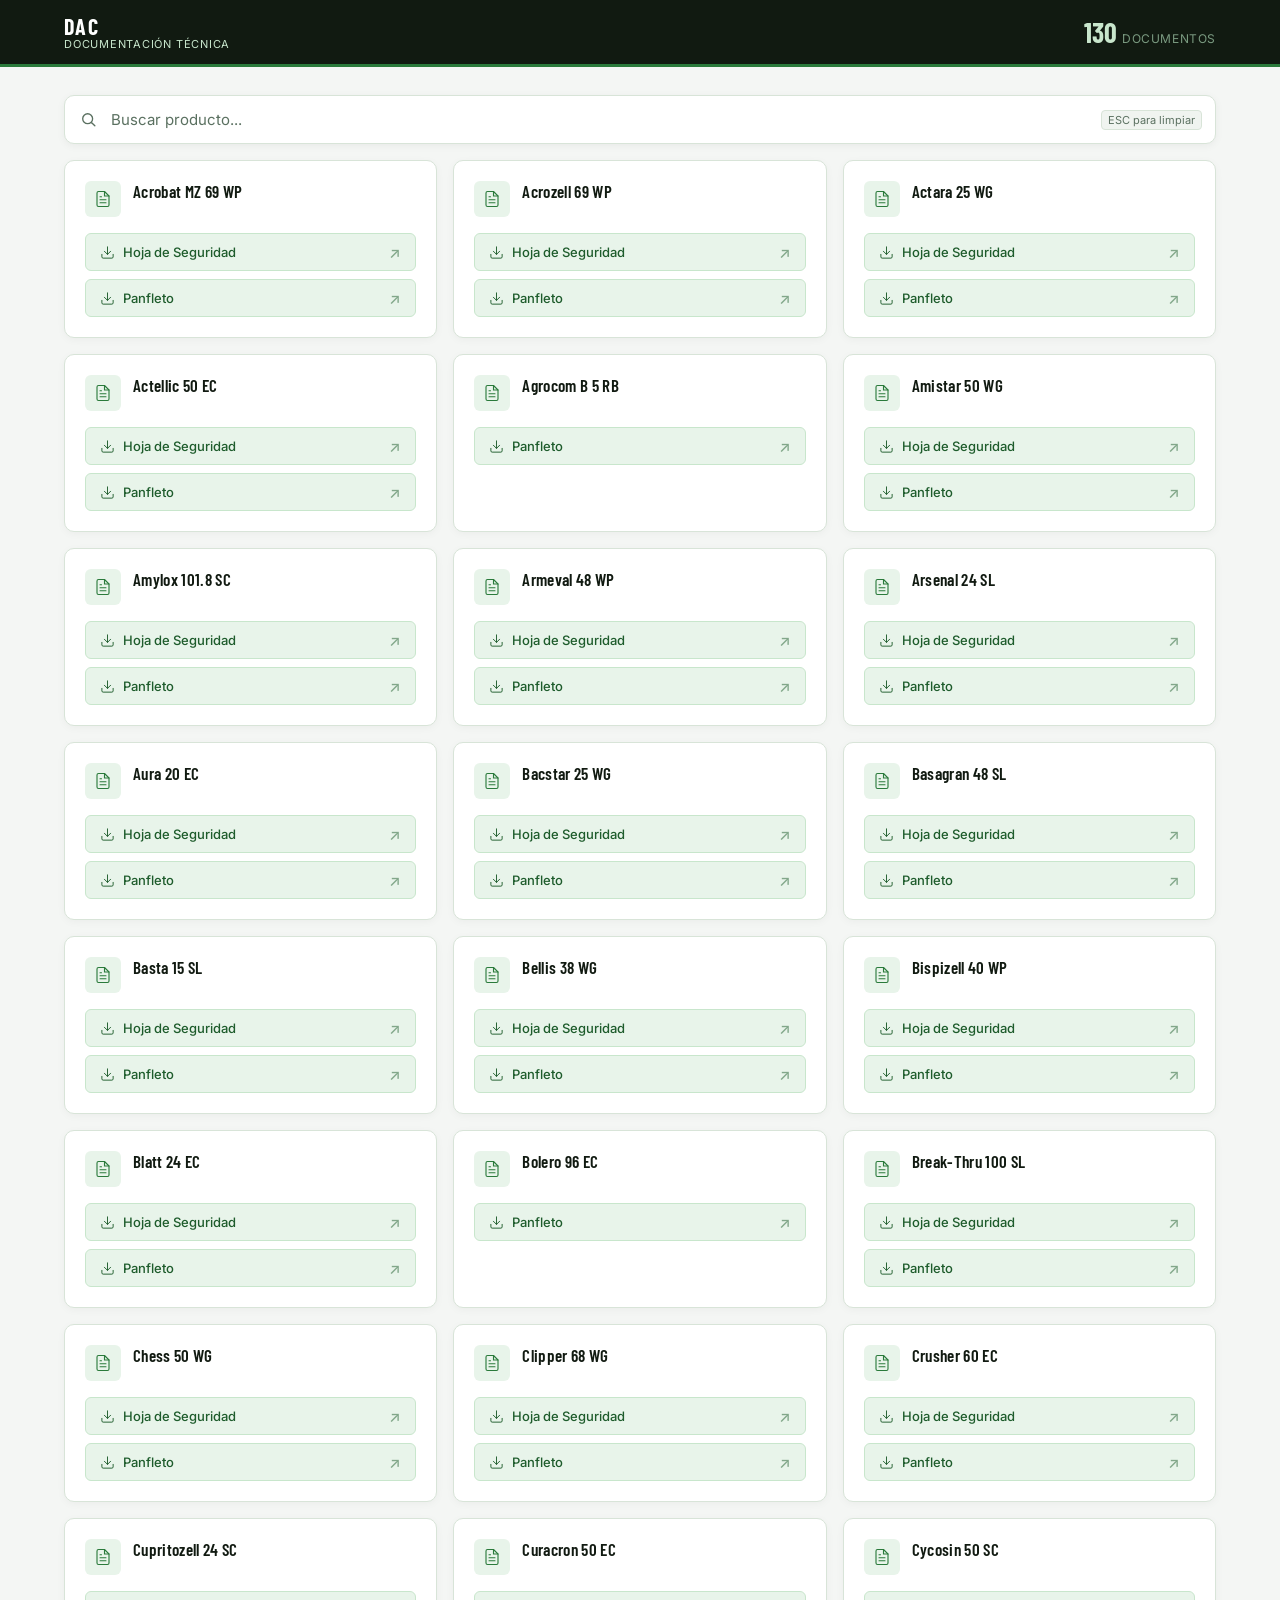
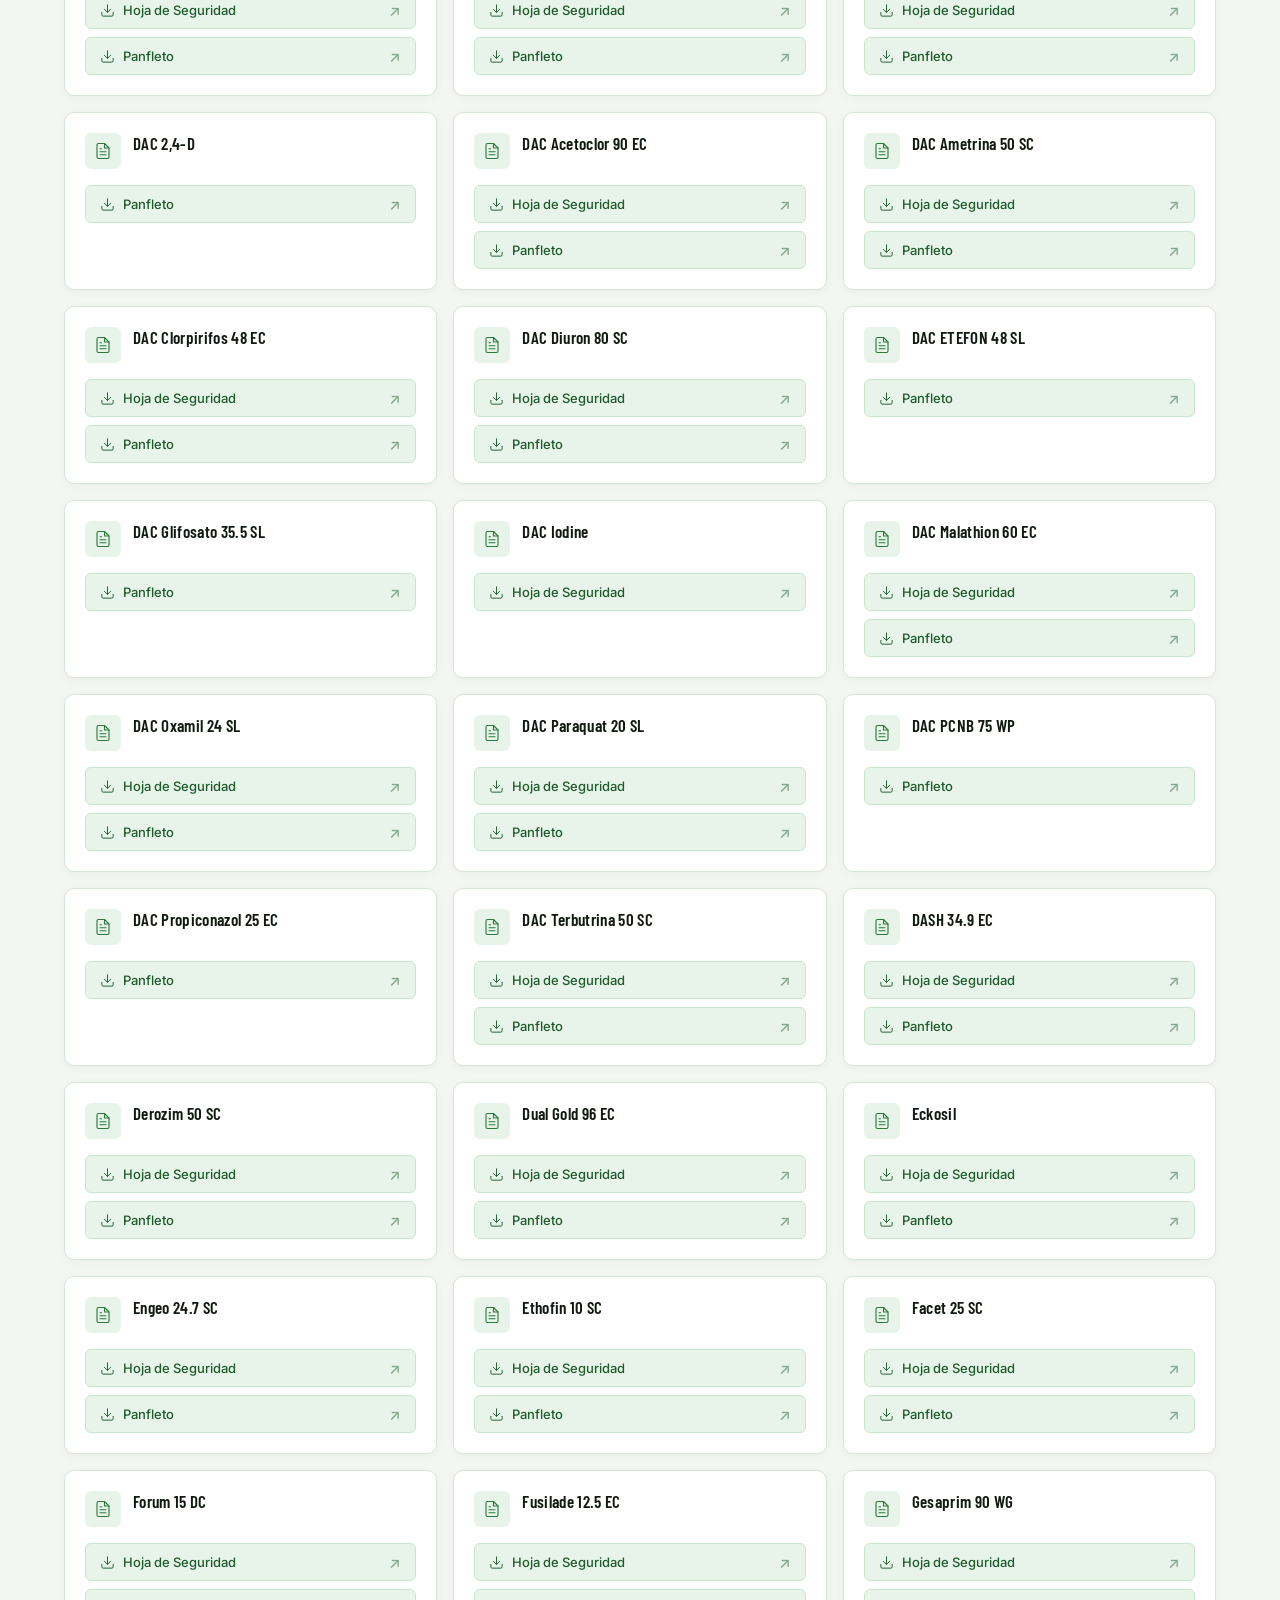
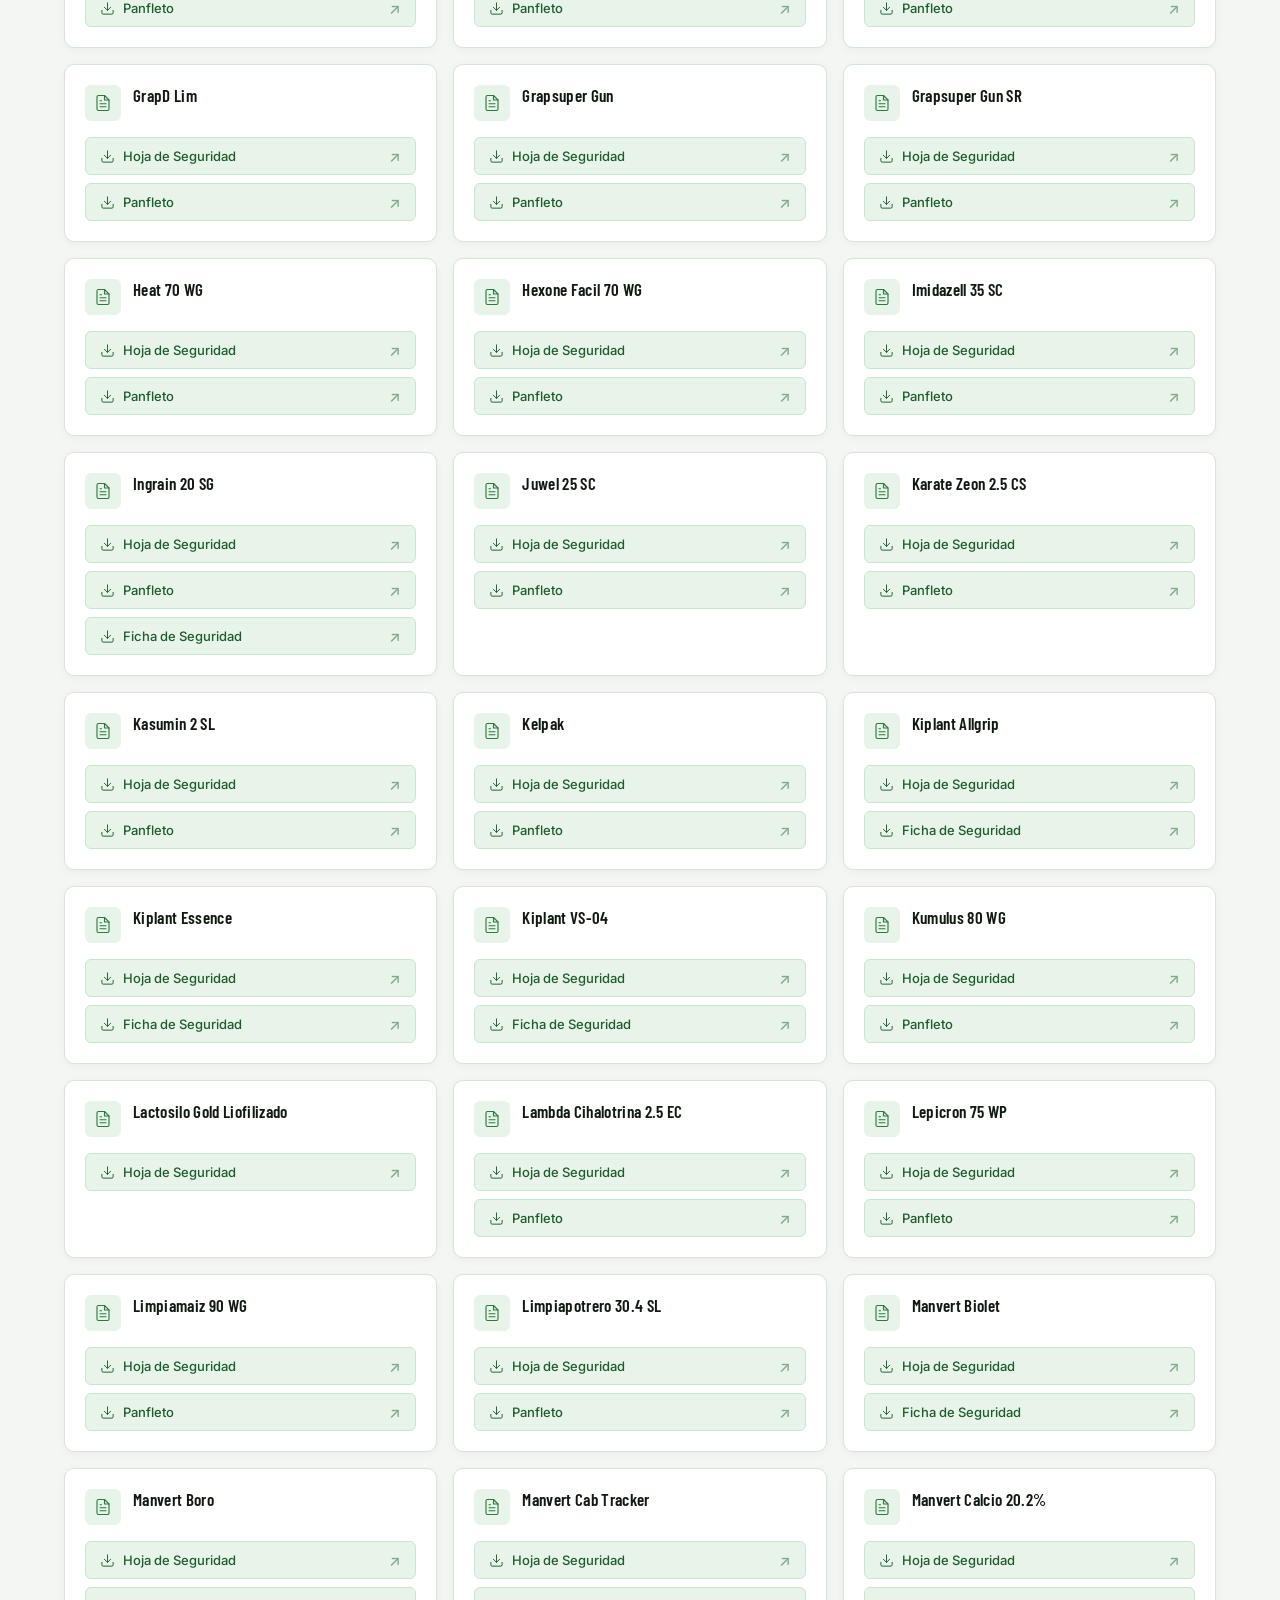
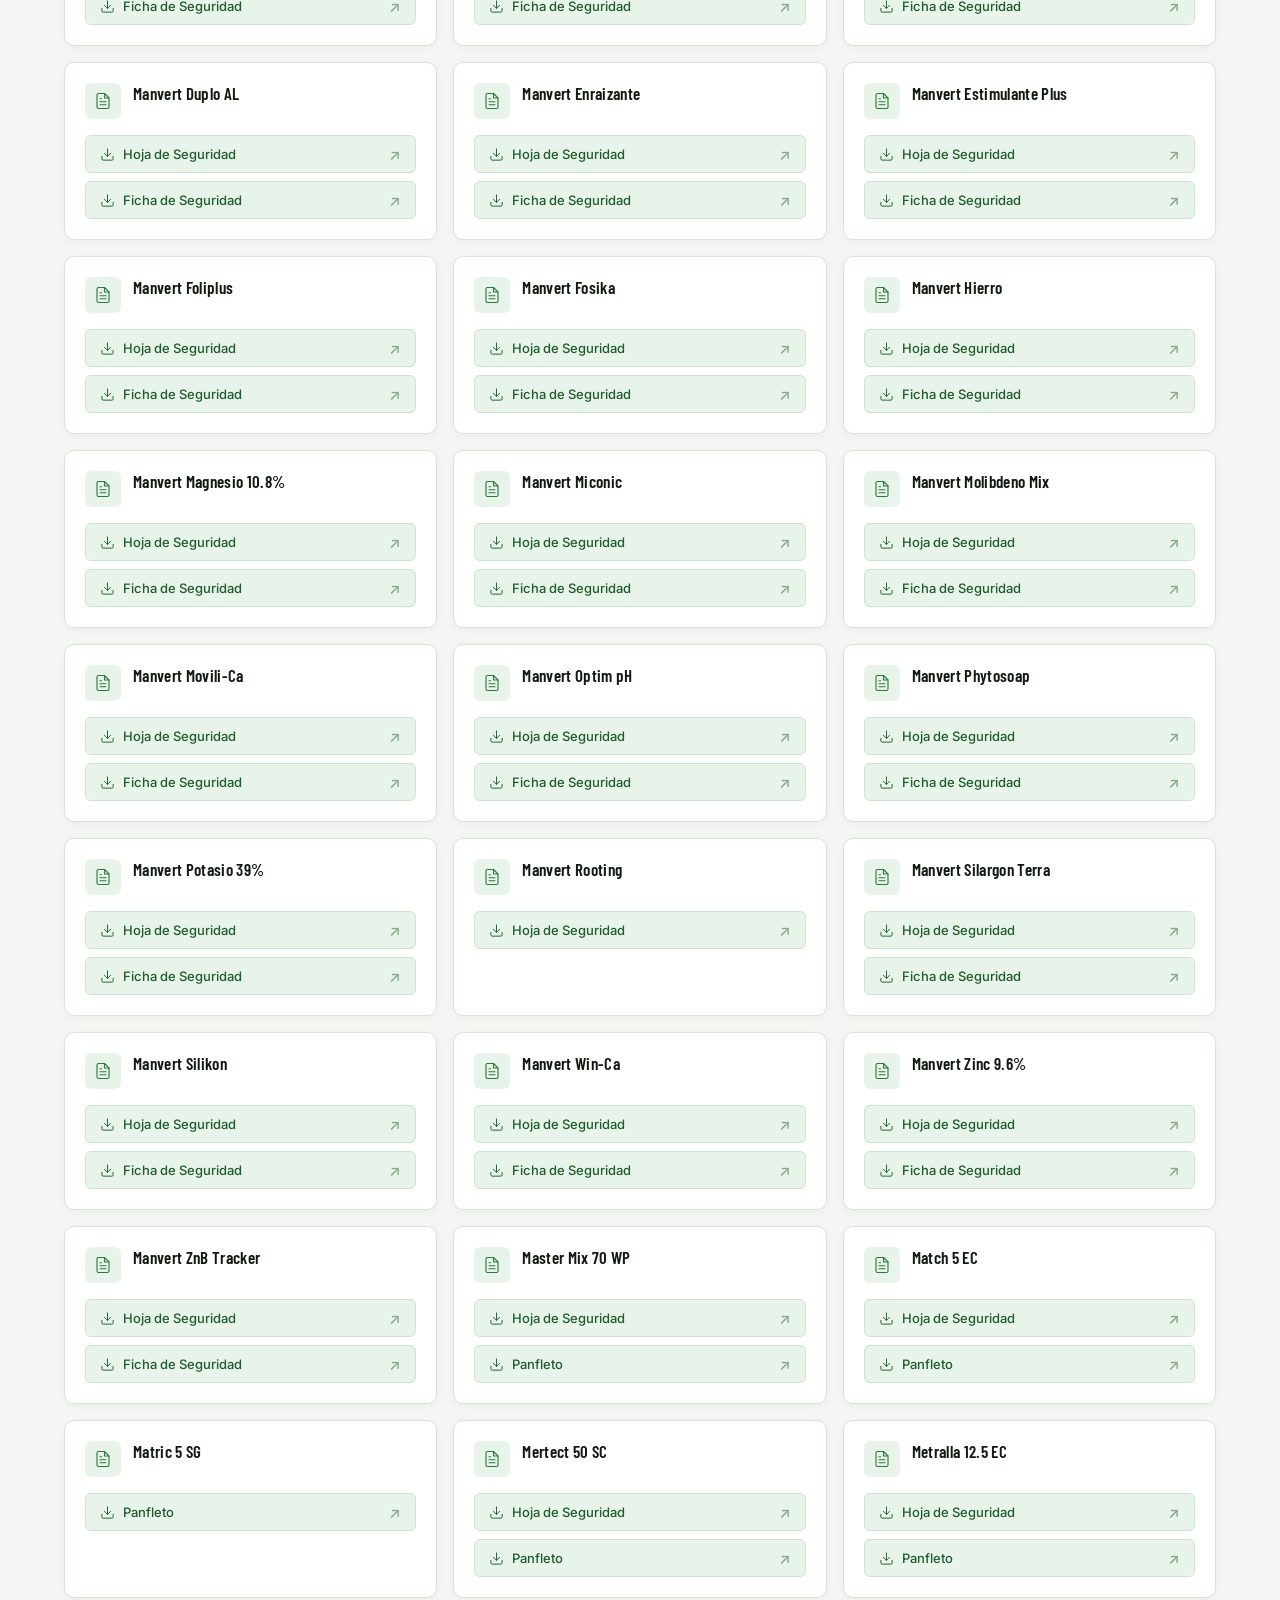
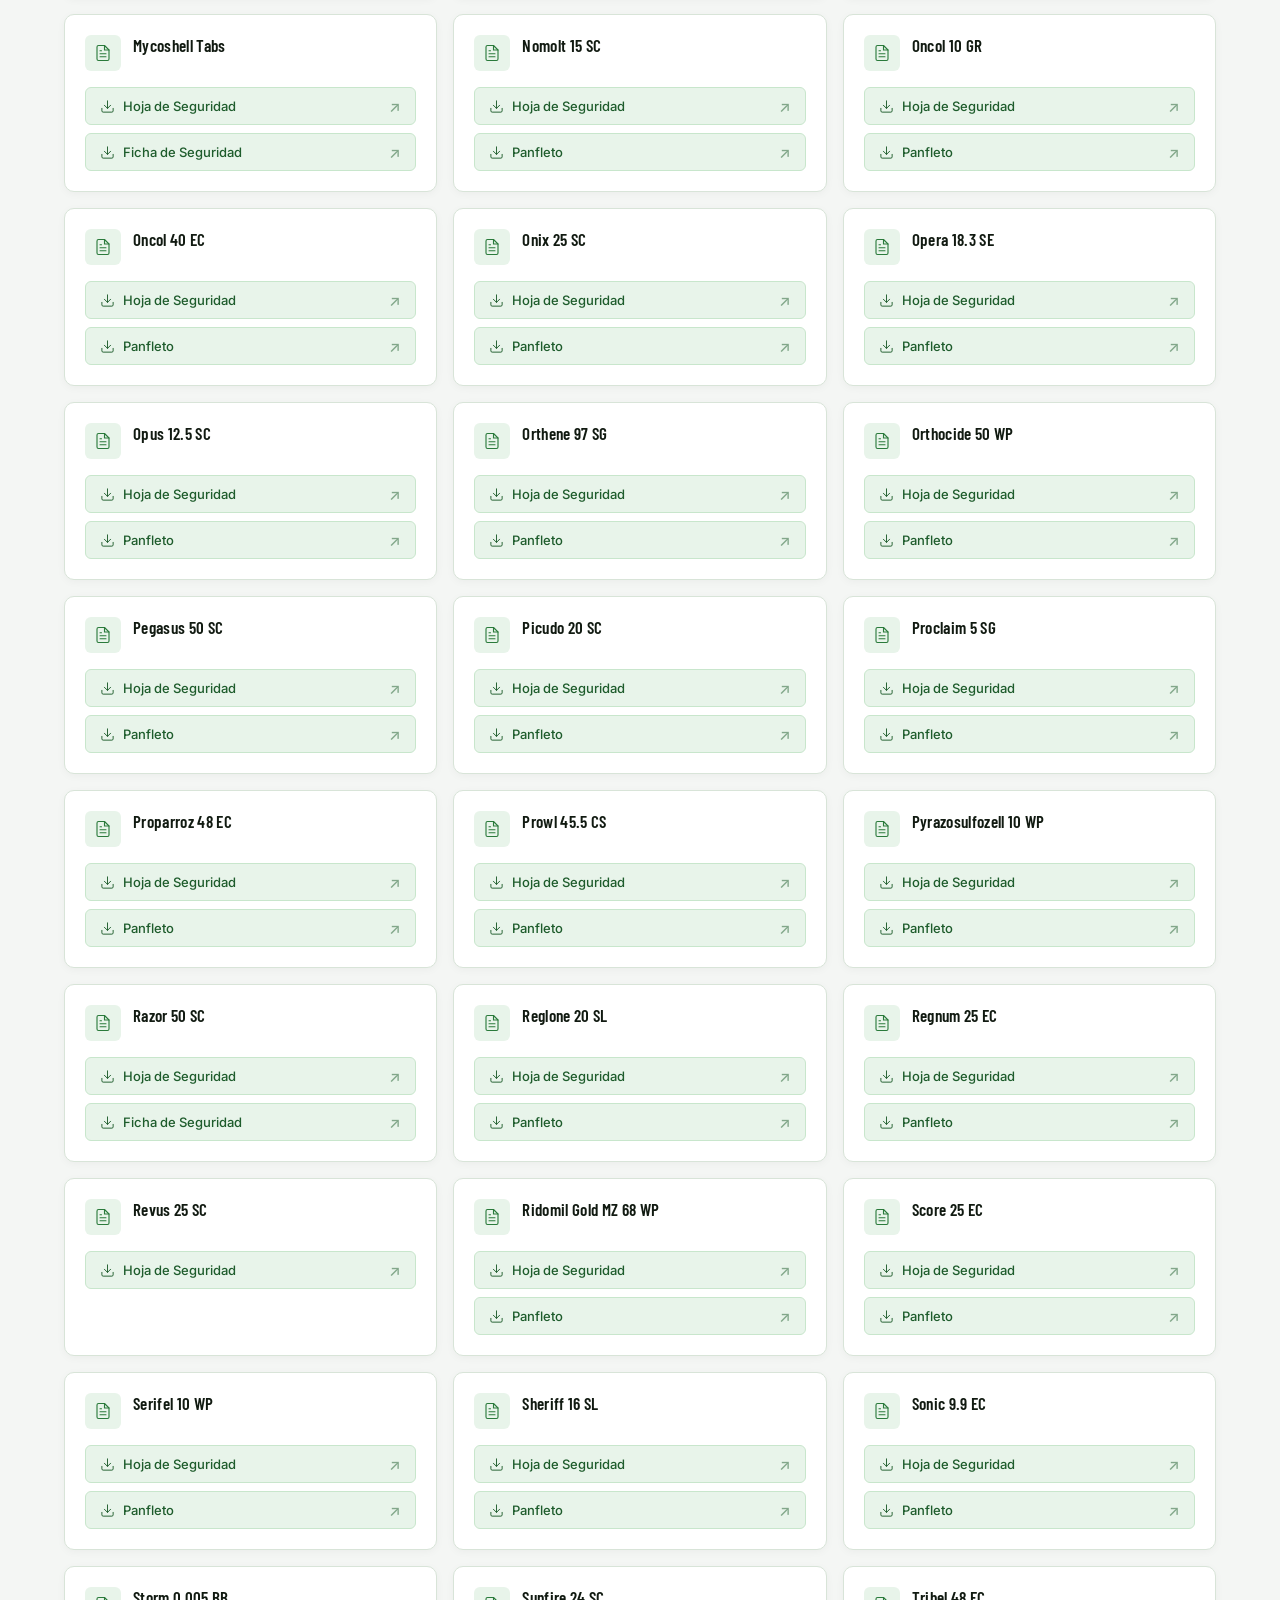
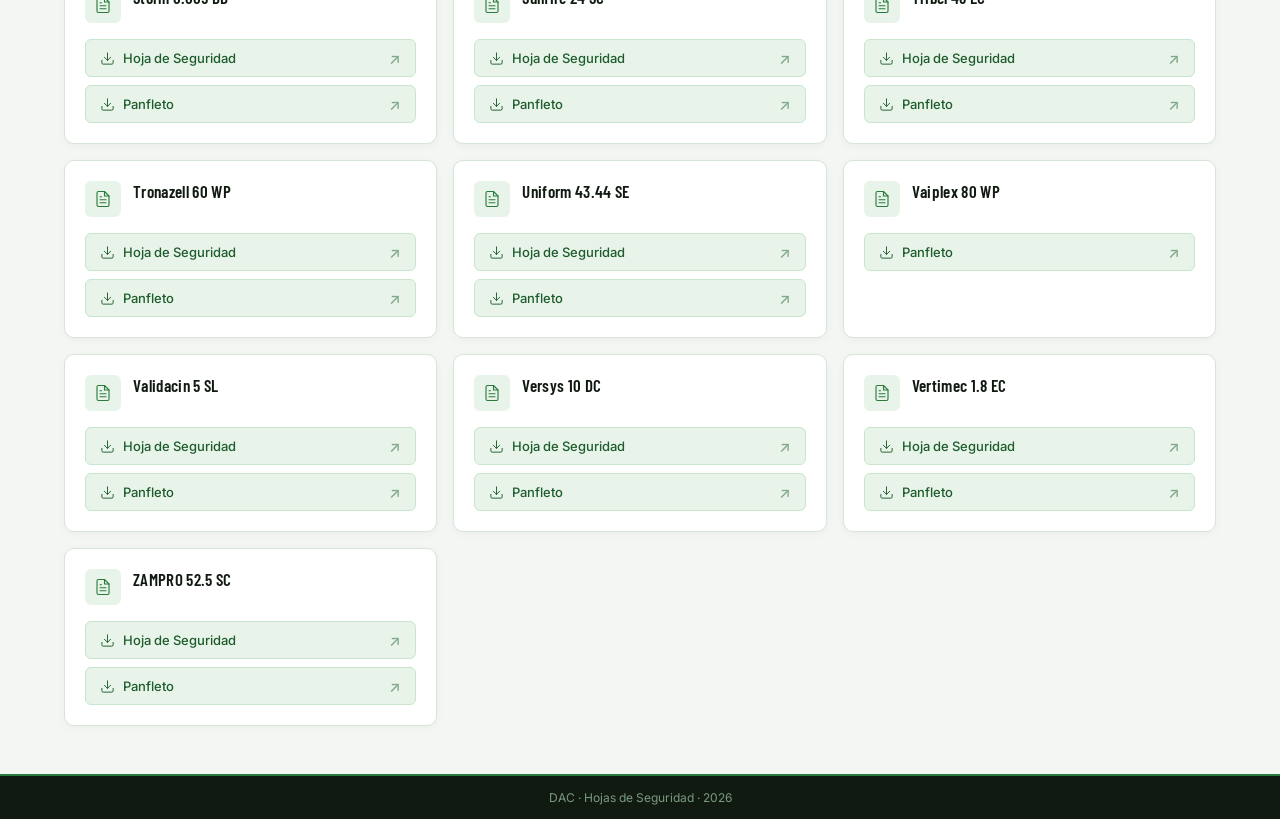
<file: index.html>
<!DOCTYPE html>
<html lang="es">
<head>
  <meta charset="UTF-8">
  <meta name="viewport" content="width=device-width, initial-scale=1.0">
  <title>Documentaci&oacute;n T&eacute;cnica — DAC</title>
  <link rel="preconnect" href="https://fonts.googleapis.com">
  <link rel="preconnect" href="https://fonts.gstatic.com" crossorigin>
  <link href="https://fonts.googleapis.com/css2?family=Inter:wght@400;500;600&family=Barlow+Condensed:wght@600;700&display=swap" rel="stylesheet">
  <link rel="icon" type="image/x-icon" href="images/favicon.ico">
  <link rel="icon" type="image/png" sizes="32x32" href="images/favicon-32x32.png">
  <link rel="apple-touch-icon" sizes="192x192" href="images/favicon-192.png">
  <link rel="stylesheet" href="css/style.css">
</head>
<body>

  <header class="site-header">
    <div class="header-inner">
      <div class="brand">
        
        <div class="brand-text">
          <span class="brand-name">DAC</span>
          <span class="brand-sub">Documentaci&oacute;n T&eacute;cnica</span>
        </div>
      </div>
      <div class="header-meta">
        <span id="doc-count" class="doc-count">—</span>
        <span class="doc-label">documentos</span>
      </div>
    </div>
  </header>

  <main class="main">

    <div class="search-bar">
      <svg class="search-icon" viewBox="0 0 20 20" fill="none">
        <circle cx="8.5" cy="8.5" r="5.5" stroke="currentColor" stroke-width="1.5"/>
        <path d="M13 13l3.5 3.5" stroke="currentColor" stroke-width="1.5" stroke-linecap="round"/>
      </svg>
      <input type="text" id="buscar" placeholder="Buscar producto...">
      <kbd class="search-hint">ESC para limpiar</kbd>
    </div>

    <div id="status-bar" class="status-bar hidden">
      <span id="result-count"></span>
      <button id="clear-search" class="clear-btn">Limpiar búsqueda</button>
    </div>

    <div id="loader" class="loader">
      <div class="loader-dots">
        <span></span><span></span><span></span>
      </div>
      <p>Cargando catálogo...</p>
    </div>

    <div id="error-state" class="error-state hidden">
      <svg viewBox="0 0 24 24" fill="none" class="error-icon">
        <circle cx="12" cy="12" r="10" stroke="currentColor" stroke-width="1.5"/>
        <path d="M12 7v5M12 16h.01" stroke="currentColor" stroke-width="1.5" stroke-linecap="round"/>
      </svg>
      <h3>No se pudo cargar el catálogo</h3>
      <p>Verificá que el archivo <code>catalogo.json</code> existe en la raíz del proyecto.</p>
      <button onclick="location.reload()" class="retry-btn">Reintentar</button>
    </div>

    <div id="empty-state" class="empty-state hidden">
      <svg viewBox="0 0 24 24" fill="none" class="empty-icon">
        <path d="M21 21l-4.35-4.35M17 11A6 6 0 1 1 5 11a6 6 0 0 1 12 0z" stroke="currentColor" stroke-width="1.5" stroke-linecap="round"/>
      </svg>
      <h3>Sin resultados</h3>
      <p>No hay productos que coincidan con "<span id="empty-term"></span>"</p>
    </div>

    <div class="grid" id="catalogo"></div>

  </main>

  <footer class="site-footer">
    <p>DAC · Hojas de Seguridad · <span id="year"></span></p>
  </footer>

  <script src="js/script.js"></script>
  <script>document.getElementById('year').textContent = new Date().getFullYear();</script>
</body>
</html>
</file>
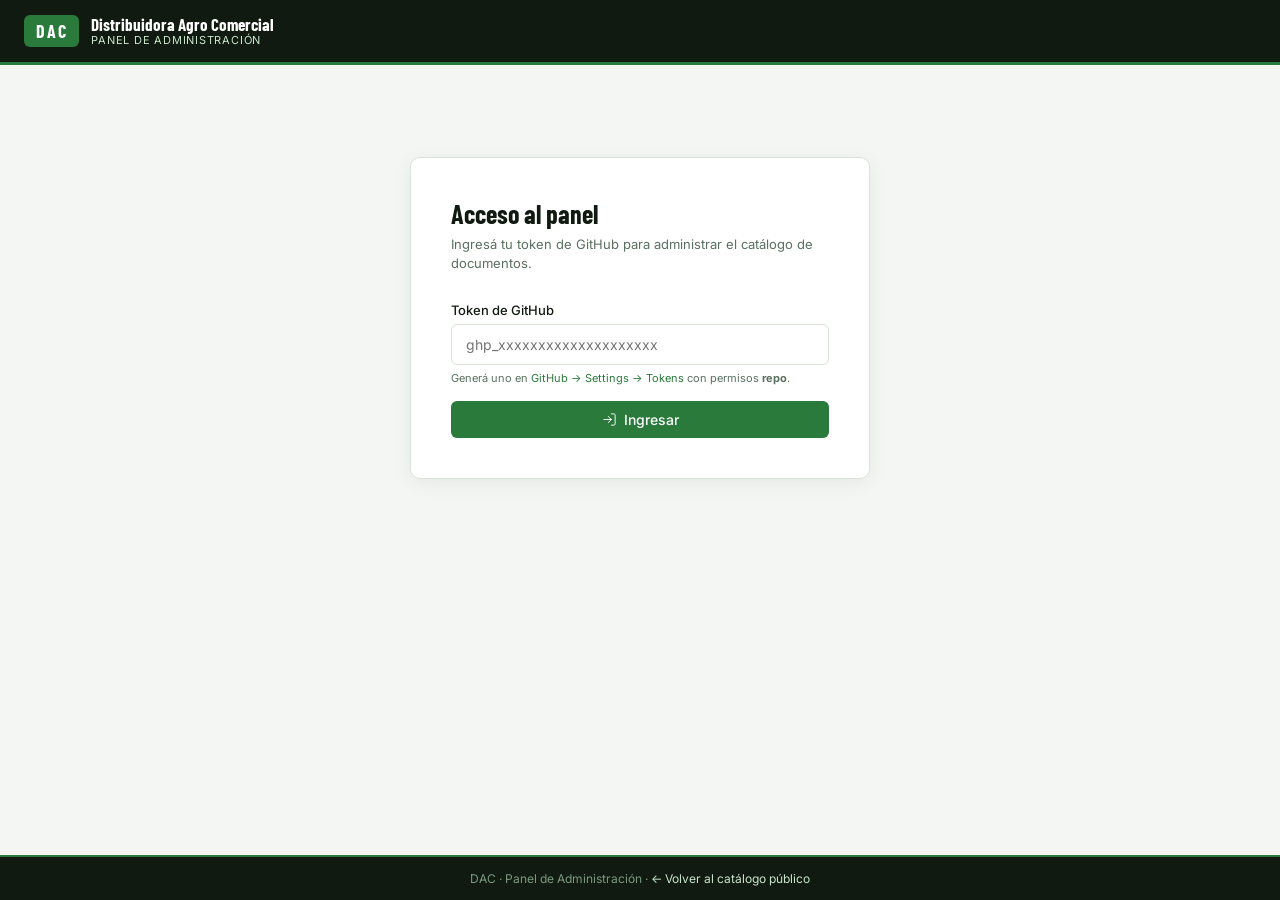
<file: admin.html>
<!DOCTYPE html>
<html lang="es">
<head>
  <meta charset="UTF-8">
  <meta name="viewport" content="width=device-width, initial-scale=1.0">
  <title>Admin — DAC Documentación</title>
  <link rel="preconnect" href="https://fonts.googleapis.com">
  <link href="https://fonts.googleapis.com/css2?family=Inter:wght@400;500;600&family=Barlow+Condensed:wght@600;700&display=swap" rel="stylesheet">
  <link rel="stylesheet" href="css/admin.css">
</head>
<body>
<header>
  <div class="brand">
    <div class="logo-badge">DAC</div>
    <div class="brand-text">
      <span class="brand-name">Distribuidora Agro Comercial</span>
      <span class="brand-sub">Panel de Administración</span>
    </div>
  </div>
  <div class="header-right">
    <span id="user-info"></span>
    <button class="btn-logout" id="btn-logout" style="display:none" onclick="logout()">Cerrar sesión</button>
  </div>
</header>

<main>

  <!-- LOGIN -->
  <div id="login-screen">
    <h2>Acceso al panel</h2>
    <p>Ingresá tu token de GitHub para administrar el catálogo de documentos.</p>
    <div class="field">
      <label for="token-input">Token de GitHub</label>
      <input type="password" id="token-input" placeholder="ghp_xxxxxxxxxxxxxxxxxxxx" autocomplete="off">
      <span class="hint">
        Generá uno en <a href="https://github.com/settings/tokens" target="_blank">GitHub → Settings → Tokens</a>
        con permisos <strong>repo</strong>.
      </span>
    </div>
    <div id="login-error" style="color:var(--red);font-size:13px;margin-bottom:12px;display:none"></div>
    <button class="btn btn-primary" id="btn-login" onclick="login()">
      <svg width="15" height="15" viewBox="0 0 24 24" fill="none"><path d="M15 3h4a2 2 0 0 1 2 2v14a2 2 0 0 1-2 2h-4M10 17l5-5-5-5M15 12H3" stroke="currentColor" stroke-width="1.5" stroke-linecap="round" stroke-linejoin="round"/></svg>
      Ingresar
    </button>
  </div>

  <!-- ADMIN PANEL -->
  <div id="admin-panel">

    <div class="stats">
      <div class="stat">
        <div class="stat-val" id="st-total">—</div>
        <div class="stat-lbl">Productos</div>
      </div>
      <div class="stat">
        <div class="stat-val" id="st-hojas">—</div>
        <div class="stat-lbl">Hojas de seguridad</div>
      </div>
      <div class="stat">
        <div class="stat-val" id="st-panfletos">—</div>
        <div class="stat-lbl">Panfletos</div>
      </div>
      <div class="stat">
        <div class="stat-val" id="st-fichas">—</div>
        <div class="stat-lbl">Fichas técnicas</div>
      </div>
    </div>

    <div class="panel-grid">

      <!-- AGREGAR DOCUMENTO -->
      <div class="card">
        <h3>Agregar documento <span class="pill">Nuevo</span></h3>

        <div class="field">
          <label>Nombre del producto</label>
          <input type="text" id="f-producto" placeholder="Ej: Karate Zeon">
        </div>

        <div class="field">
          <label>Tipo de documento</label>
          <select id="f-tipo">
            <option value="hoja">Hoja de Seguridad</option>
            <option value="panfleto">Panfleto Técnico</option>
            <option value="ficha">Ficha Técnica</option>
          </select>
        </div>

        <div class="field">
          <label>Archivo PDF</label>
          <div class="upload-zone" id="upload-zone" onclick="document.getElementById('f-file').click()"
               ondragover="event.preventDefault();this.classList.add('drag-over')"
               ondragleave="this.classList.remove('drag-over')"
               ondrop="handleDrop(event)">
            <input type="file" id="f-file" accept=".pdf" onchange="onFileSelect(event)">
            <div class="icon">📄</div>
            <p>Hacé clic o arrastrá el PDF acá</p>
            <div class="file-name" id="file-name-label"></div>
          </div>
        </div>

        <div class="progress-wrap" id="progress-wrap">
          <div class="progress-bar"><div class="progress-fill" id="progress-fill"></div></div>
          <div class="progress-label" id="progress-label">Subiendo...</div>
        </div>

        <button class="btn btn-primary" id="btn-upload" onclick="subirDocumento()" disabled>
          <svg width="15" height="15" viewBox="0 0 24 24" fill="none"><path d="M21 15v4a2 2 0 0 1-2 2H5a2 2 0 0 1-2-2v-4M17 8l-5-5-5 5M12 3v12" stroke="currentColor" stroke-width="1.5" stroke-linecap="round" stroke-linejoin="round"/></svg>
          Subir y agregar al catálogo
        </button>
      </div>

      <!-- CATÁLOGO ACTUAL -->
      <div class="card">
        <h3>Catálogo actual</h3>
        <input type="text" class="cat-search" id="cat-search" placeholder="Filtrar productos..." oninput="filtrarLista()">
        <div class="cat-list" id="cat-list">
          <div class="empty">Cargando...</div>
        </div>
      </div>

    </div>
  </div>

</main>

<div id="toast"></div>

<footer>
  DAC · Panel de Administración · <a href="index.html">← Volver al catálogo público</a>
</footer>

<script src="js/admin.js"></script>
</body>
</html>
</file>
<file: css/style.css>
/* ─── TOKENS ─────────────────────────────────────────────── */
:root {
  --c-bg:        #f4f6f4;
  --c-surface:   #ffffff;
  --c-surface2:  #f0f4f0;
  --c-border:    #d8e4d8;
  --c-border2:   #b8d0b8;
  --c-text:      #111a11;
  --c-text-sub:  #5a7060;
  --c-green:     #2a7a3b;
  --c-green-dk:  #1e5c2c;
  --c-green-lt:  #e8f4ea;
  --c-green-mid: #c8e6cc;
  --c-black:     #111a11;
  --c-white:     #ffffff;
  --c-blue:      #1a5fa8;
  --c-blue-lt:   #e8f0fb;

  --r:    10px;
  --r-sm: 6px;
  --font-display: 'Barlow Condensed', sans-serif;
  --font-body:    'Inter', sans-serif;
}

/* ─── RESET ───────────────────────────────────────────────── */
*, *::before, *::after { box-sizing: border-box; margin: 0; padding: 0; }

body {
  font-family: var(--font-body);
  background: var(--c-bg);
  color: var(--c-text);
  min-height: 100vh;
  display: flex;
  flex-direction: column;
  -webkit-font-smoothing: antialiased;
}

/* ─── HEADER ──────────────────────────────────────────────── */
.site-header {
  background: var(--c-black);
  border-bottom: 3px solid var(--c-green);
  position: sticky;
  top: 0;
  z-index: 10;
}

.header-inner {
  max-width: 1200px;
  margin: auto;
  padding: 14px 24px;
  display: flex;
  align-items: center;
  justify-content: space-between;
}

.brand {
  display: flex;
  align-items: center;
  gap: 14px;
}

.logo {
  height: 40px;
  width: auto;
}

.brand-text {
  display: flex;
  flex-direction: column;
  line-height: 1.1;
}

.brand-name {
  font-family: var(--font-display);
  font-size: 22px;
  font-weight: 700;
  letter-spacing: 0.06em;
  color: var(--c-white);
}

.brand-sub {
  font-size: 11px;
  color: var(--c-green-mid);
  letter-spacing: 0.07em;
  text-transform: uppercase;
}

.header-meta {
  display: flex;
  align-items: baseline;
  gap: 5px;
}

.doc-count {
  font-family: var(--font-display);
  font-size: 28px;
  font-weight: 700;
  color: var(--c-green-mid);
  line-height: 1;
}

.doc-label {
  font-size: 12px;
  color: #7a9a80;
  text-transform: uppercase;
  letter-spacing: 0.05em;
}

/* ─── MAIN ────────────────────────────────────────────────── */
.main {
  flex: 1;
  max-width: 1200px;
  width: 100%;
  margin: 0 auto;
  padding: 28px 24px 48px;
}

/* ─── SEARCH ──────────────────────────────────────────────── */
.search-bar {
  position: relative;
  margin-bottom: 16px;
}

.search-icon {
  position: absolute;
  left: 16px;
  top: 50%;
  transform: translateY(-50%);
  width: 18px;
  height: 18px;
  color: var(--c-text-sub);
  pointer-events: none;
}

#buscar {
  width: 100%;
  padding: 14px 120px 14px 46px;
  background: var(--c-surface);
  border: 1.5px solid var(--c-border);
  border-radius: var(--r);
  color: var(--c-text);
  font-family: var(--font-body);
  font-size: 15px;
  outline: none;
  transition: border-color 0.15s, box-shadow 0.15s;
  box-shadow: 0 2px 8px rgba(0,0,0,0.05);
}

#buscar::placeholder { color: var(--c-text-sub); }

#buscar:focus {
  border-color: var(--c-green);
  box-shadow: 0 0 0 3px rgba(42,122,59,0.12);
}

.search-hint {
  position: absolute;
  right: 14px;
  top: 50%;
  transform: translateY(-50%);
  font-size: 11px;
  color: var(--c-text-sub);
  background: var(--c-surface2);
  border: 1px solid var(--c-border);
  border-radius: 4px;
  padding: 2px 6px;
  font-family: var(--font-body);
  pointer-events: none;
}

/* ─── STATUS BAR ──────────────────────────────────────────── */
.status-bar {
  display: flex;
  align-items: center;
  justify-content: space-between;
  padding: 8px 4px;
  font-size: 13px;
  color: var(--c-text-sub);
  margin-bottom: 8px;
}

.clear-btn {
  background: none;
  border: 1px solid var(--c-border);
  color: var(--c-text-sub);
  padding: 4px 10px;
  border-radius: var(--r-sm);
  cursor: pointer;
  font-size: 12px;
  font-family: var(--font-body);
  transition: all 0.15s;
}

.clear-btn:hover {
  border-color: var(--c-green);
  color: var(--c-green);
}

/* ─── GRID ────────────────────────────────────────────────── */
.grid {
  display: grid;
  grid-template-columns: repeat(auto-fill, minmax(300px, 1fr));
  gap: 16px;
}

/* ─── CARD ────────────────────────────────────────────────── */
.card {
  background: var(--c-surface);
  border: 1.5px solid var(--c-border);
  border-radius: var(--r);
  padding: 20px;
  display: flex;
  flex-direction: column;
  gap: 16px;
  transition: border-color 0.15s, box-shadow 0.15s, transform 0.15s;
  box-shadow: 0 2px 8px rgba(0,0,0,0.04);
}

.card:hover {
  border-color: var(--c-green);
  box-shadow: 0 6px 20px rgba(42,122,59,0.1);
  transform: translateY(-2px);
}

.card-header {
  display: flex;
  align-items: flex-start;
  gap: 12px;
}

.card-icon {
  width: 36px;
  height: 36px;
  border-radius: var(--r-sm);
  background: var(--c-green-lt);
  display: flex;
  align-items: center;
  justify-content: center;
  flex-shrink: 0;
}

.card-icon svg {
  width: 18px;
  height: 18px;
  color: var(--c-green);
}

.card-title {
  font-family: var(--font-display);
  font-size: 17px;
  font-weight: 600;
  letter-spacing: 0.02em;
  line-height: 1.2;
  color: var(--c-black);
  flex: 1;
}

.btn-group {
  display: flex;
  flex-direction: column;
  gap: 8px;
}

/* ─── BUTTONS ─────────────────────────────────────────────── */
.boton {
  display: flex;
  align-items: center;
  justify-content: space-between;
  padding: 10px 14px;
  border-radius: var(--r-sm);
  text-decoration: none;
  font-size: 13px;
  font-weight: 500;
  font-family: var(--font-body);
  border: 1.5px solid transparent;
  transition: background 0.15s, border-color 0.15s, transform 0.1s;
  cursor: pointer;
}

.boton:hover {
  transform: translateX(2px);
}

.boton-inner {
  display: flex;
  align-items: center;
  gap: 8px;
}

.boton svg {
  width: 15px;
  height: 15px;
  flex-shrink: 0;
}

.boton-arrow {
  opacity: 0.5;
  font-size: 15px;
  line-height: 1;
}

/* Hoja de seguridad → negro sobre verde claro */
.boton.hoja {
  background: var(--c-green-lt);
  border-color: var(--c-green-mid);
  color: var(--c-green-dk);
}

.boton.hoja:hover {
  background: var(--c-green);
  border-color: var(--c-green-dk);
  color: var(--c-white);
}

/* Panfleto → blanco sobre negro */
.boton.panfleto {
  background: var(--c-green-lt);
  border-color: var(--c-green-mid);
  color: var(--c-green-dk);
}

.boton.panfleto:hover {
  background: var(--c-green);
  border-color: var(--c-green-dk);
  color: var(--c-white);
}
/* Panfleto → blanco sobre negro */
.boton.ficha {
  background: var(--c-green-lt);
  border-color: var(--c-green-mid);
  color: var(--c-green-dk);
}

.boton.ficha:hover {
  background: var(--c-green);
  border-color: var(--c-green-dk);
  color: var(--c-white);
}

/* ─── LOADER ──────────────────────────────────────────────── */
.loader {
  text-align: center;
  padding: 60px 20px;
  color: var(--c-text-sub);
}

.loader-dots {
  display: flex;
  justify-content: center;
  gap: 6px;
  margin-bottom: 14px;
}

.loader-dots span {
  width: 8px;
  height: 8px;
  border-radius: 50%;
  background: var(--c-green);
  animation: pulse 1.2s infinite ease-in-out;
}

.loader-dots span:nth-child(2) { animation-delay: 0.2s; }
.loader-dots span:nth-child(3) { animation-delay: 0.4s; }

@keyframes pulse {
  0%, 80%, 100% { opacity: 0.2; transform: scale(0.8); }
  40%            { opacity: 1;   transform: scale(1); }
}

/* ─── STATES ──────────────────────────────────────────────── */
.error-state,
.empty-state {
  text-align: center;
  padding: 60px 20px;
  color: var(--c-text-sub);
}

.error-icon,
.empty-icon {
  width: 40px;
  height: 40px;
  margin: 0 auto 16px;
  color: var(--c-green);
  opacity: 0.4;
}

.error-state h3,
.empty-state h3 {
  font-family: var(--font-display);
  font-size: 20px;
  color: var(--c-black);
  margin-bottom: 8px;
}

.error-state p,
.empty-state p { font-size: 14px; line-height: 1.5; }

.error-state code {
  background: var(--c-green-lt);
  padding: 2px 6px;
  border-radius: 4px;
  font-size: 13px;
  color: var(--c-green-dk);
}

.retry-btn {
  margin-top: 20px;
  background: var(--c-green);
  color: var(--c-white);
  border: none;
  padding: 10px 20px;
  border-radius: var(--r-sm);
  font-weight: 600;
  font-family: var(--font-body);
  cursor: pointer;
  transition: background 0.15s;
}

.retry-btn:hover { background: var(--c-green-dk); }

/* ─── FOOTER ──────────────────────────────────────────────── */
.site-footer {
  background: var(--c-black);
  border-top: 2px solid var(--c-green);
  padding: 14px 24px;
  text-align: center;
  font-size: 12px;
  color: #7a9a80;
}

/* ─── UTILS ───────────────────────────────────────────────── */
.hidden { display: none !important; }

/* ─── RESPONSIVE ──────────────────────────────────────────── */
@media (max-width: 600px) {
  .header-inner { padding: 12px 16px; }
  .main         { padding: 20px 16px 40px; }
  .brand-name   { font-size: 18px; }
  .doc-count    { font-size: 22px; }
  #buscar       { padding: 12px 14px 12px 42px; }
  .search-hint  { display: none; }
  .grid         { grid-template-columns: 1fr; }
}

@media (prefers-reduced-motion: reduce) {
  .card, .boton { transition: none; }
  .loader-dots span { animation: none; opacity: 0.6; }
}
</file>
<file: css/admin.css>
:root {
      --green:     #2a7a3b;
      --green-dk:  #1e5c2c;
      --green-lt:  #e8f4ea;
      --green-mid: #c8e6cc;
      --black:     #111a11;
      --white:     #ffffff;
      --bg:        #f4f6f4;
      --surface:   #ffffff;
      --border:    #d8e4d8;
      --text:      #111a11;
      --text-sub:  #5a7060;
      --red:       #c0392b;
      --red-lt:    #fdf0ef;
      --r: 10px; --r-sm: 6px;
      --font-display: 'Barlow Condensed', sans-serif;
      --font-body: 'Inter', sans-serif;
    }
    *, *::before, *::after { box-sizing: border-box; margin: 0; padding: 0; }
    body {
      font-family: var(--font-body);
      background: var(--bg);
      color: var(--text);
      min-height: 100vh;
      display: flex;
      flex-direction: column;
      -webkit-font-smoothing: antialiased;
    }

    /* ── HEADER ── */
    header {
      background: var(--black);
      border-bottom: 3px solid var(--green);
      padding: 14px 24px;
      display: flex;
      align-items: center;
      justify-content: space-between;
    }
    .brand { display: flex; align-items: center; gap: 12px; }
    .logo-badge {
      background: var(--green);
      color: var(--white);
      font-family: var(--font-display);
      font-size: 18px;
      font-weight: 700;
      letter-spacing: 0.1em;
      padding: 5px 12px;
      border-radius: var(--r-sm);
    }
    .brand-text { display: flex; flex-direction: column; line-height: 1.2; }
    .brand-name { font-family: var(--font-display); font-size: 17px; font-weight: 700; color: var(--white); }
    .brand-sub  { font-size: 11px; color: var(--green-mid); text-transform: uppercase; letter-spacing: 0.07em; }
    .header-right { display: flex; align-items: center; gap: 10px; }
    .btn-logout {
      background: none; border: 1px solid #444; color: #aaa;
      padding: 6px 12px; border-radius: var(--r-sm); cursor: pointer;
      font-size: 12px; font-family: var(--font-body); transition: all 0.15s;
    }
    .btn-logout:hover { border-color: var(--red); color: var(--red); }
    #user-info { font-size: 12px; color: var(--green-mid); }

    /* ── MAIN ── */
    main { flex: 1; max-width: 960px; width: 100%; margin: 0 auto; padding: 32px 24px; }

    /* ── LOGIN ── */
    #login-screen {
      max-width: 460px; margin: 60px auto;
      background: var(--surface);
      border: 1.5px solid var(--border);
      border-radius: var(--r);
      padding: 40px;
      box-shadow: 0 4px 20px rgba(0,0,0,0.06);
    }
    #login-screen h2 {
      font-family: var(--font-display);
      font-size: 26px; font-weight: 700;
      margin-bottom: 6px;
    }
    #login-screen p { font-size: 13px; color: var(--text-sub); margin-bottom: 28px; line-height: 1.5; }
    .field { display: flex; flex-direction: column; gap: 6px; margin-bottom: 16px; }
    .field label { font-size: 13px; font-weight: 500; color: var(--text); }
    .field input, .field select {
      padding: 11px 14px;
      border: 1.5px solid var(--border);
      border-radius: var(--r-sm);
      font-family: var(--font-body);
      font-size: 14px;
      color: var(--text);
      background: var(--white);
      outline: none;
      transition: border-color 0.15s, box-shadow 0.15s;
    }
    .field input:focus, .field select:focus {
      border-color: var(--green);
      box-shadow: 0 0 0 3px rgba(42,122,59,0.12);
    }
    .field .hint { font-size: 11px; color: var(--text-sub); }
    .field .hint a { color: var(--green); text-decoration: none; }

    /* ── BUTTONS ── */
    .btn {
      display: inline-flex; align-items: center; gap: 7px;
      padding: 10px 18px; border-radius: var(--r-sm);
      font-family: var(--font-body); font-size: 14px; font-weight: 500;
      cursor: pointer; border: none; transition: all 0.15s;
    }
    .btn-primary { background: var(--green); color: var(--white); width: 100%; justify-content: center; }
    .btn-primary:hover { background: var(--green-dk); }
    .btn-primary:disabled { opacity: 0.5; cursor: not-allowed; }
    .btn-danger  { background: var(--red-lt); color: var(--red); border: 1px solid #f5c6c2; }
    .btn-danger:hover  { background: var(--red); color: var(--white); }
    .btn-ghost { background: none; border: 1.5px solid var(--border); color: var(--text-sub); }
    .btn-ghost:hover { border-color: var(--green); color: var(--green); }

    /* ── ADMIN PANEL ── */
    #admin-panel { display: none; }
    .panel-grid { display: grid; grid-template-columns: 1fr 1fr; gap: 24px; align-items: start; }
    @media (max-width: 700px) { .panel-grid { grid-template-columns: 1fr; } }

    /* ── CARDS ── */
    .card {
      background: var(--surface); border: 1.5px solid var(--border);
      border-radius: var(--r); padding: 24px;
      box-shadow: 0 2px 8px rgba(0,0,0,0.04);
    }
    .card h3 {
      font-family: var(--font-display); font-size: 20px; font-weight: 700;
      margin-bottom: 18px; display: flex; align-items: center; gap: 8px;
    }
    .card h3 .pill {
      font-family: var(--font-body); font-size: 11px; font-weight: 500;
      background: var(--green-lt); color: var(--green); padding: 2px 8px;
      border-radius: 20px; letter-spacing: 0.03em;
    }

    /* ── UPLOAD ZONE ── */
    .upload-zone {
      border: 2px dashed var(--border);
      border-radius: var(--r-sm);
      padding: 28px 20px;
      text-align: center;
      cursor: pointer;
      transition: all 0.15s;
      margin-bottom: 14px;
      background: var(--bg);
    }
    .upload-zone:hover, .upload-zone.drag-over {
      border-color: var(--green);
      background: var(--green-lt);
    }
    .upload-zone input { display: none; }
    .upload-zone .icon { font-size: 28px; margin-bottom: 8px; }
    .upload-zone p { font-size: 13px; color: var(--text-sub); }
    .upload-zone .file-name {
      font-size: 13px; font-weight: 500; color: var(--green);
      margin-top: 6px;
    }

    /* ── PROGRESS ── */
    .progress-wrap { margin-top: 12px; display: none; }
    .progress-bar {
      height: 6px; background: var(--border); border-radius: 3px; overflow: hidden;
    }
    .progress-fill {
      height: 100%; background: var(--green);
      width: 0%; transition: width 0.3s;
      border-radius: 3px;
    }
    .progress-label { font-size: 12px; color: var(--text-sub); margin-top: 6px; }

    /* ── CATALOG LIST ── */
    .cat-search {
      width: 100%; padding: 9px 12px;
      border: 1.5px solid var(--border); border-radius: var(--r-sm);
      font-family: var(--font-body); font-size: 13px;
      outline: none; margin-bottom: 14px;
      transition: border-color 0.15s;
    }
    .cat-search:focus { border-color: var(--green); }

    .cat-list { display: flex; flex-direction: column; gap: 8px; max-height: 480px; overflow-y: auto; }
    .cat-item {
      padding: 10px 12px; border-radius: var(--r-sm);
      background: var(--bg); border: 1px solid var(--border);
    }
    .cat-item-name {
      font-size: 13px; font-weight: 600; white-space: nowrap;
      overflow: hidden; text-overflow: ellipsis; margin-bottom: 8px;
    }
    .cat-item-docs { display: flex; flex-direction: column; gap: 6px; }
    .doc-row {
      display: flex; align-items: center; gap: 8px;
      background: var(--surface); border: 1px solid var(--border);
      border-radius: var(--r-sm); padding: 6px 8px;
    }
    .doc-file {
      flex: 1; min-width: 0; font-size: 12px; color: var(--text-sub);
      white-space: nowrap; overflow: hidden; text-overflow: ellipsis;
    }
    .tag {
      font-size: 10px; font-weight: 500; padding: 2px 7px; flex-shrink: 0;
      border-radius: 20px; text-transform: uppercase; letter-spacing: 0.04em;
    }
    .tag.hoja { background: var(--green-lt); color: var(--green); }
    .tag.panfleto { background: #111a11; color: #c8e6cc; }
    .tag.ficha { background: #fff4d9; color: #8a6210; }
    .btn-del {
      background: none; border: 1px solid #f5c6c2; color: var(--red);
      padding: 4px 10px; border-radius: var(--r-sm); font-size: 12px;
      cursor: pointer; font-family: var(--font-body); transition: all 0.15s;
      flex-shrink: 0;
    }
    .btn-del:hover { background: var(--red); color: white; }

    /* ── TOAST ── */
    #toast {
      position: fixed; bottom: 24px; right: 24px;
      padding: 12px 18px; border-radius: var(--r-sm);
      font-size: 13px; font-weight: 500;
      box-shadow: 0 4px 16px rgba(0,0,0,0.15);
      transform: translateY(80px); opacity: 0;
      transition: all 0.25s; z-index: 100;
    }
    #toast.show { transform: translateY(0); opacity: 1; }
    #toast.success { background: var(--green); color: white; }
    #toast.error   { background: var(--red); color: white; }

    /* ── STATS BAR ── */
    .stats {
      display: flex; gap: 16px; margin-bottom: 24px; flex-wrap: wrap;
    }
    .stat {
      background: var(--surface); border: 1.5px solid var(--border);
      border-radius: var(--r); padding: 14px 20px; flex: 1; min-width: 120px;
    }
    .stat-val { font-family: var(--font-display); font-size: 28px; font-weight: 700; color: var(--green); line-height: 1; }
    .stat-lbl { font-size: 11px; color: var(--text-sub); text-transform: uppercase; letter-spacing: 0.05em; margin-top: 3px; }

    /* ── EMPTY ── */
    .empty { text-align: center; padding: 30px; color: var(--text-sub); font-size: 13px; }

    /* ── FOOTER ── */
    footer {
      background: var(--black); border-top: 2px solid var(--green);
      padding: 14px 24px; text-align: center;
      font-size: 12px; color: #7a9a80;
    }
    footer a { color: var(--green-mid); text-decoration: none; }
</file>
